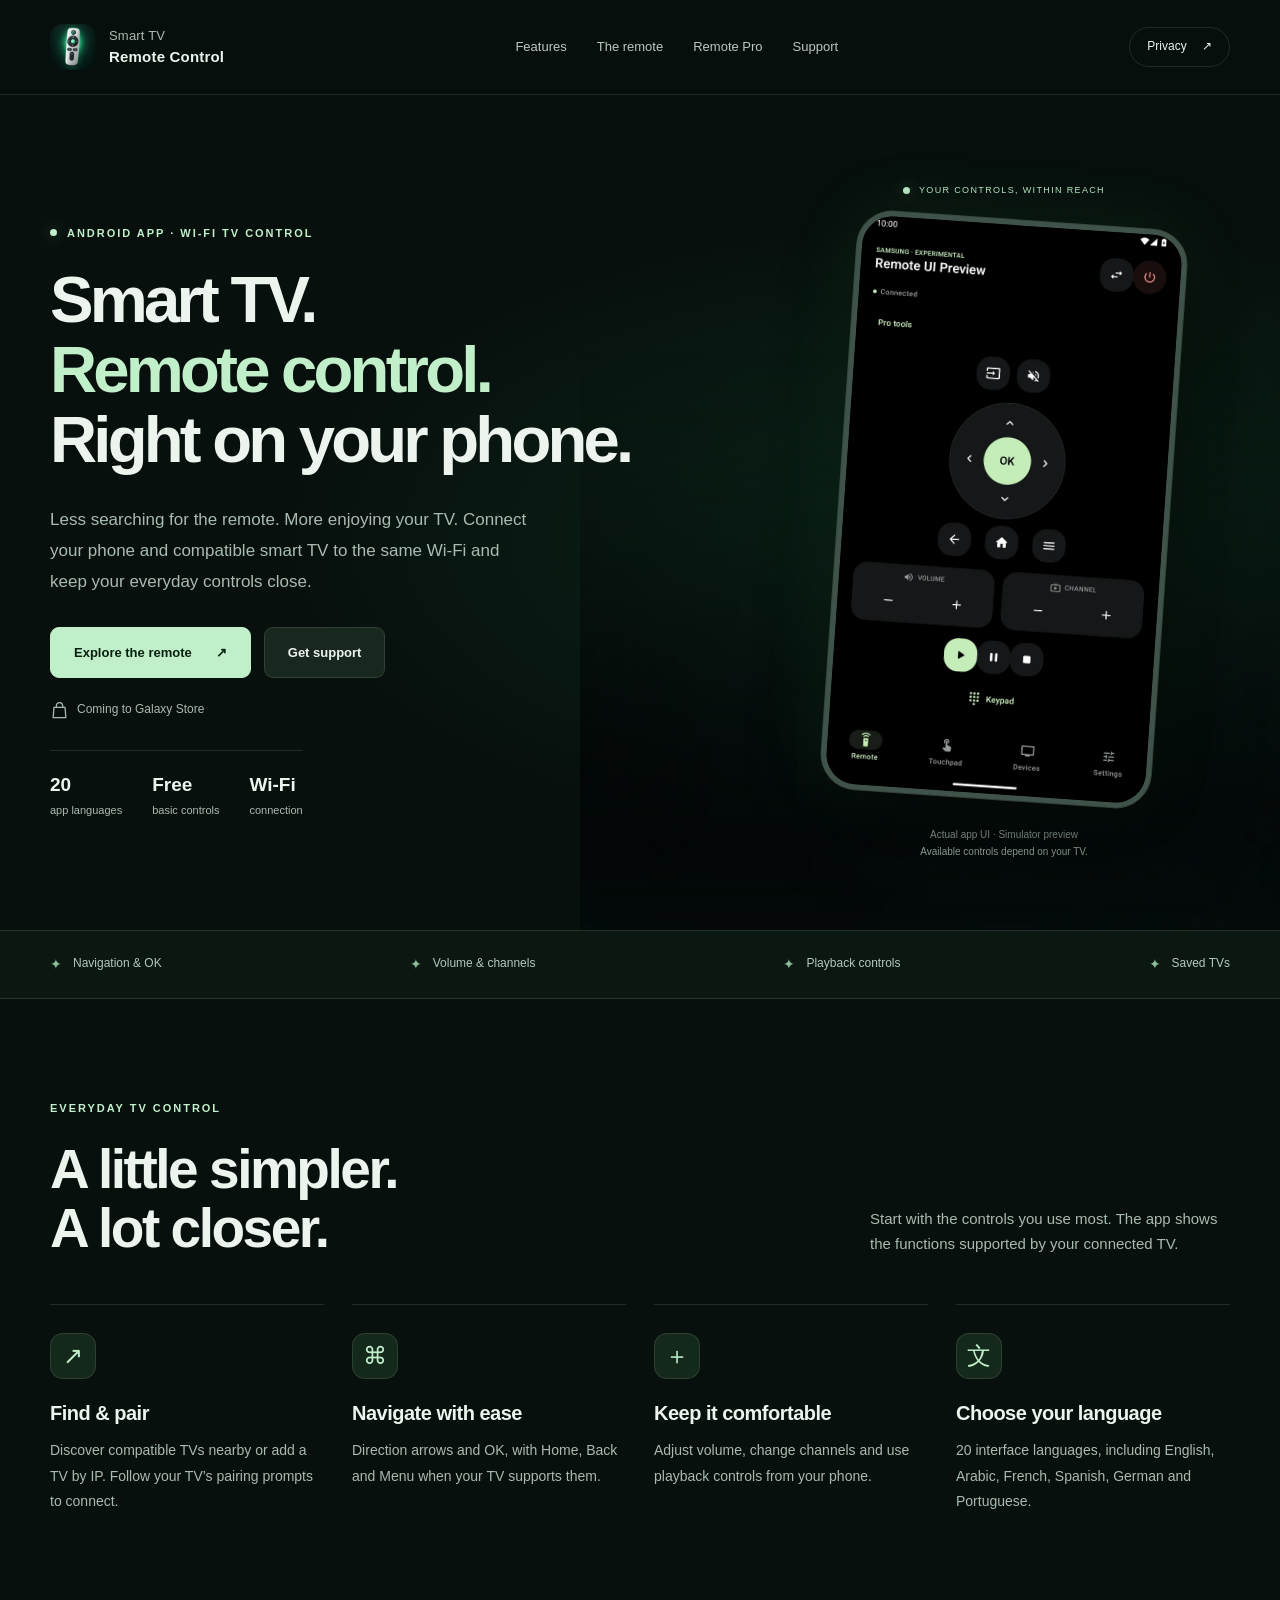
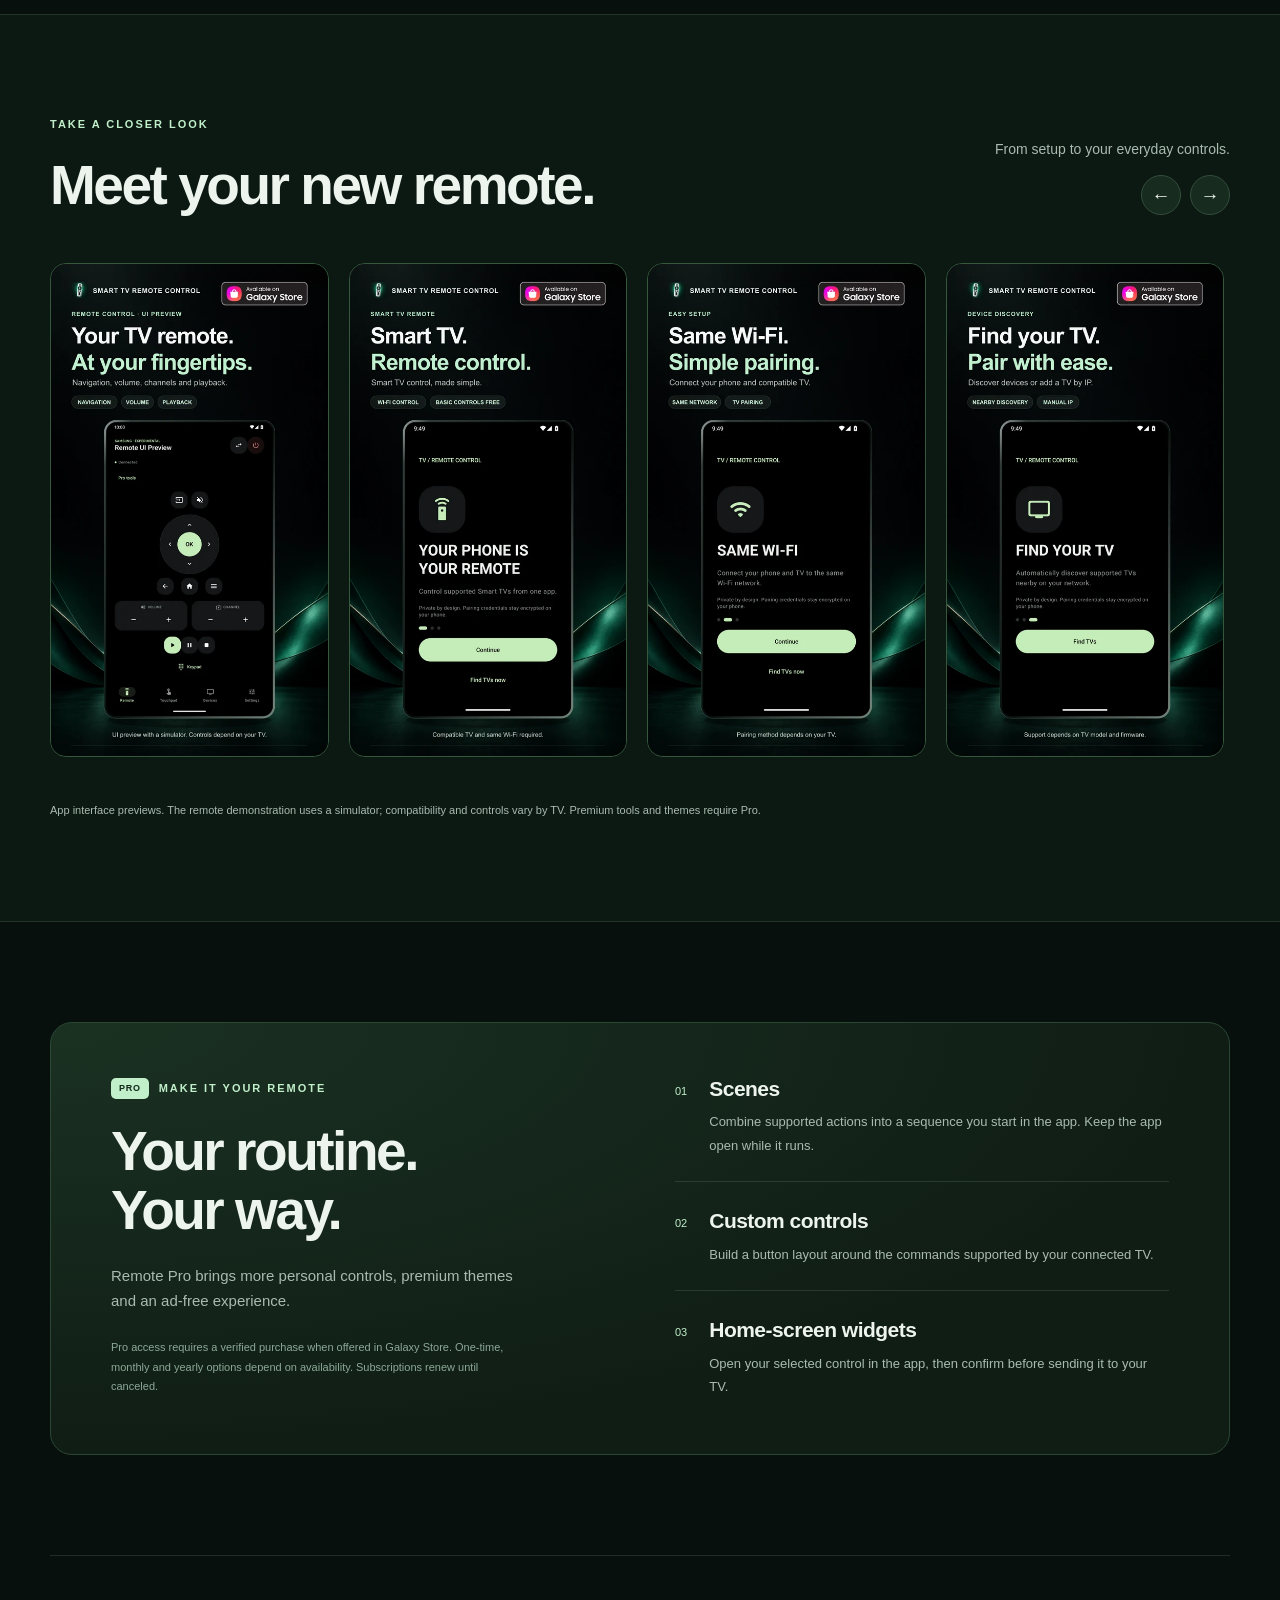
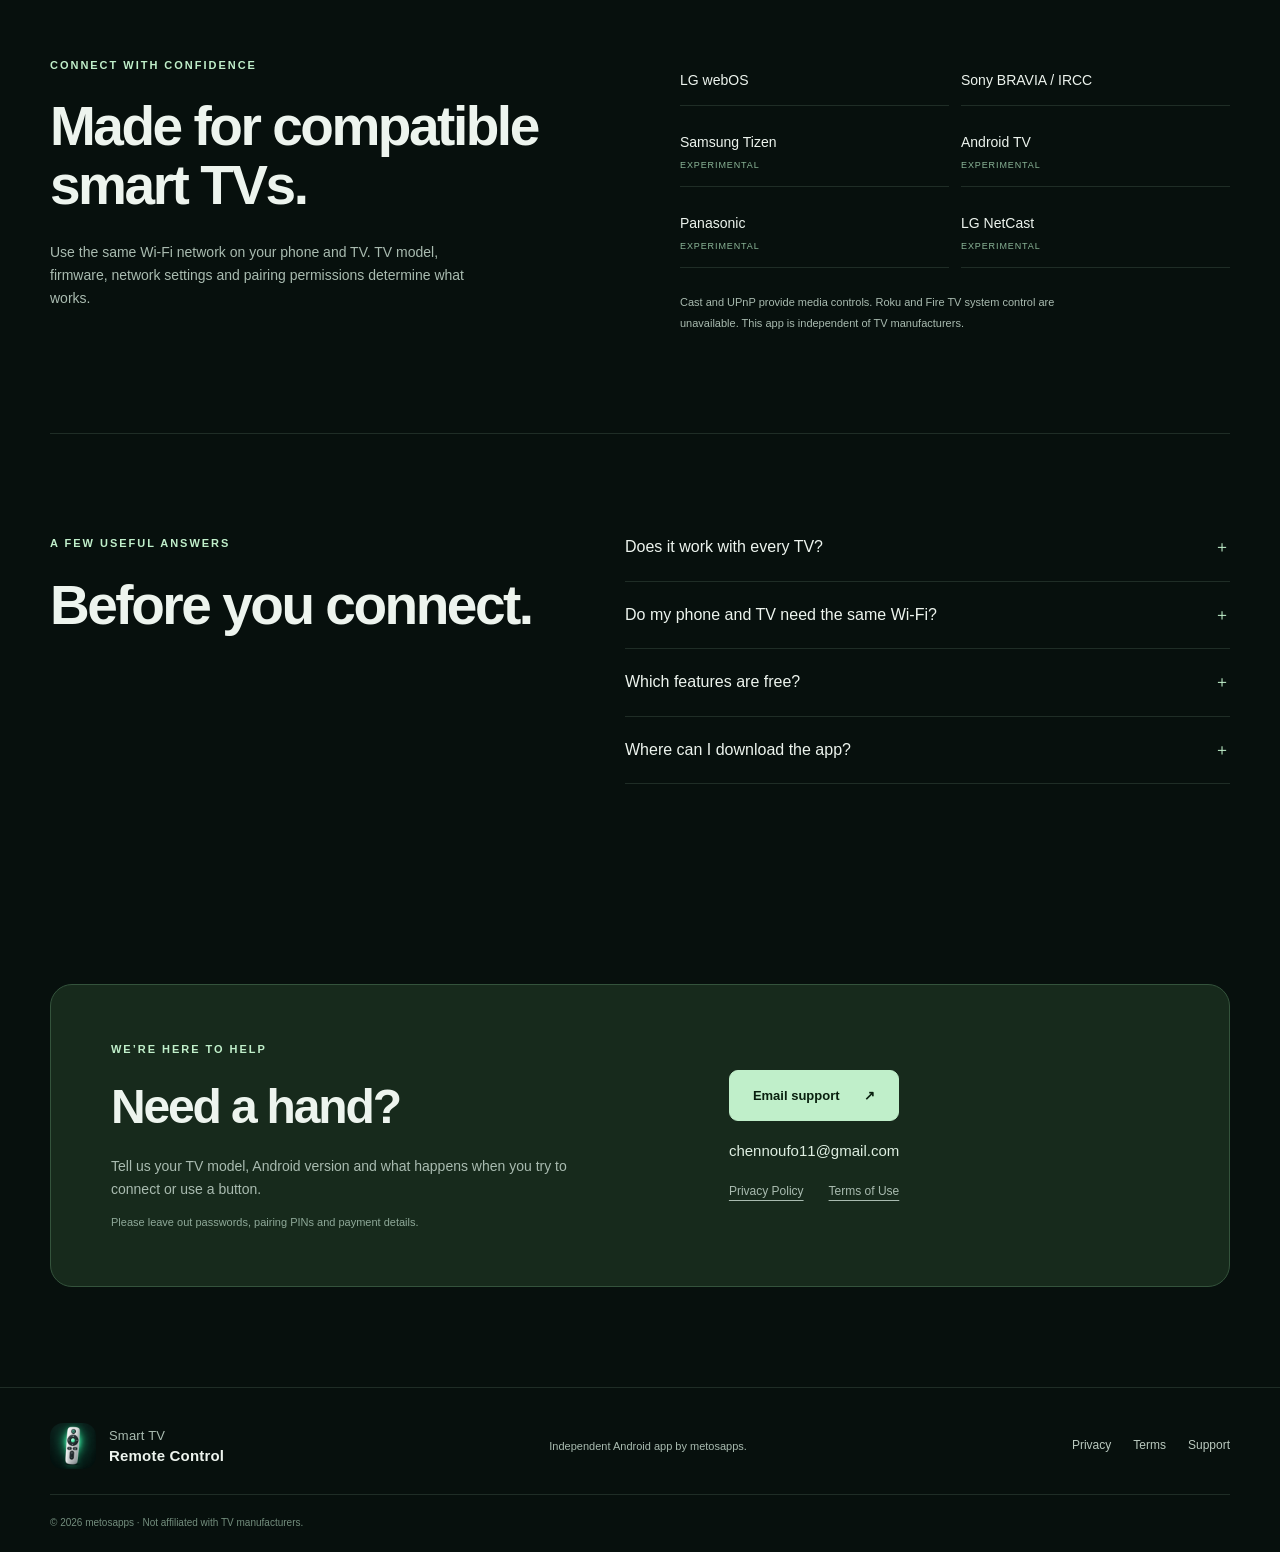
<file: index.html>
<!doctype html><html lang="en"><head><meta charset="utf-8"><meta name="viewport" content="width=device-width, initial-scale=1"><meta name="theme-color" content="#07120e"><title>Smart TV Remote Control — WiFi Remote for Android</title><meta name="description" content="Turn your Android phone into a WiFi remote for compatible smart TVs. Discover navigation, volume, playback, 20 app languages and Remote Pro tools."><link rel="canonical" href="https://metosapps.github.io/LumaRemoteGalaxyConfig/"><meta property="og:title" content="Smart TV Remote Control"><meta property="og:description" content="Your TV remote, right on your phone. WiFi control for compatible smart TVs, with 20 app languages and Remote Pro tools."><meta property="og:type" content="website"><meta property="og:url" content="https://metosapps.github.io/LumaRemoteGalaxyConfig/"><link rel="icon" type="image/png" href="assets/favicon.png"><link rel="stylesheet" href="style.css?v=landing-1"><script defer src="site.js"></script><script type="application/ld+json">{"@context":"https://schema.org","@type":"SoftwareApplication","name":"Smart TV Remote Control","operatingSystem":"Android","applicationCategory":"UtilitiesApplication","description":"WiFi remote control for compatible smart TVs, with 20 app languages and optional Pro tools.","url":"https://metosapps.github.io/LumaRemoteGalaxyConfig/","author":{"@type":"Organization","name":"metosapps"}}</script></head>
<body><a class="skip-link" href="#main">Skip to content</a><header class="site-header"><div class="container header-inner"><a class="brand" href="index.html" aria-label="Smart TV Remote Control home"><img src="assets/app-icon.webp" alt="" width="46" height="46"><span>Smart TV<br><strong>Remote Control</strong></span></a><nav aria-label="Main navigation"><a href="#features">Features</a><a href="#remote">The remote</a><a href="#pro">Remote Pro</a><a href="#support">Support</a></nav><a class="header-link" href="privacy.html">Privacy <span aria-hidden="true">↗</span></a></div></header><main id="main">
<section class="hero" aria-labelledby="hero-title"><div class="hero-glow" aria-hidden="true"></div><div class="container hero-grid"><div class="hero-copy"><p class="eyebrow"><span class="status-dot" aria-hidden="true"></span> ANDROID APP · WI-FI TV CONTROL</p><h1 id="hero-title">Smart TV.<br><span>Remote control.</span><br>Right on your phone.</h1><p class="hero-description">Less searching for the remote. More enjoying your TV. Connect your phone and compatible smart TV to the same Wi-Fi and keep your everyday controls close.</p><div class="hero-actions"><a class="button primary" href="#remote">Explore the remote <span aria-hidden="true">↗</span></a><a class="button secondary" href="#support">Get support</a></div><p class="release-status"><svg viewBox="0 0 24 24" width="19" height="19" aria-hidden="true"><path d="M5 8h14l1 13H4L5 8Z M8 8V6a4 4 0 0 1 8 0v2" fill="none" stroke="currentColor" stroke-width="1.6" stroke-linejoin="round"/></svg> Coming to Galaxy Store</p><div class="hero-facts"><span><strong>20</strong> app languages</span><span><strong>Free</strong> basic controls</span><span><strong>Wi-Fi</strong> connection</span></div></div><figure class="hero-visual"><div class="orbit-label"><span class="status-dot" aria-hidden="true"></span> YOUR CONTROLS, WITHIN REACH</div><div class="device"><img src="assets/remote-interface.webp" alt="Remote interface preview showing direction arrows, OK, Home, Back, volume, channels and playback controls" width="720" height="1280" fetchpriority="high"></div><figcaption>Actual app UI · Simulator preview<br>Available controls depend on your TV.</figcaption></figure></div></section>
<div class="trust-strip"><div class="container"><span>Navigation &amp; OK</span><span>Volume &amp; channels</span><span>Playback controls</span><span>Saved TVs</span></div></div>
<section class="section container" id="features" aria-labelledby="features-title"><div class="section-heading"><div><p class="eyebrow">EVERYDAY TV CONTROL</p><h2 id="features-title">A little simpler.<br>A lot closer.</h2></div><p>Start with the controls you use most. The app shows the functions supported by your connected TV.</p></div><div class="feature-grid"><article class="feature"><span class="feature-icon" aria-hidden="true">↗</span><h3>Find &amp; pair</h3><p>Discover compatible TVs nearby or add a TV by IP. Follow your TV’s pairing prompts to connect.</p></article><article class="feature"><span class="feature-icon" aria-hidden="true">⌘</span><h3>Navigate with ease</h3><p>Direction arrows and OK, with Home, Back and Menu when your TV supports them.</p></article><article class="feature"><span class="feature-icon" aria-hidden="true">＋</span><h3>Keep it comfortable</h3><p>Adjust volume, change channels and use playback controls from your phone.</p></article><article class="feature"><span class="feature-icon" aria-hidden="true">文</span><h3>Choose your language</h3><p>20 interface languages, including English, Arabic, French, Spanish, German and Portuguese.</p></article></div></section><section class="showcase section" id="remote" aria-labelledby="remote-title"><div class="container"><div class="section-heading"><div><p class="eyebrow">TAKE A CLOSER LOOK</p><h2 id="remote-title">Meet your new remote.</h2></div><div class="gallery-heading-end"><p>From setup to your everyday controls.</p><div class="gallery-buttons" hidden><button type="button" data-gallery="previous" aria-label="Previous app screenshots">←</button><button type="button" data-gallery="next" aria-label="Next app screenshots">→</button></div></div></div><div class="gallery" tabindex="0" role="region" aria-label="App screenshot gallery. Scroll horizontally to see all seven images."><a href="assets/07-remote-control-interface.webp" target="_blank" rel="noopener" aria-label="Open Remote control preview with arrows, OK, volume, channels and playback"><img src="assets/07-remote-control-interface.webp" alt="Remote control preview with arrows, OK, volume, channels and playback" width="540" height="960" loading="lazy"></a><a href="assets/01-smart-tv-remote-control.webp" target="_blank" rel="noopener" aria-label="Open Smart TV Remote Control app introduction"><img src="assets/01-smart-tv-remote-control.webp" alt="Smart TV Remote Control app introduction" width="540" height="960" loading="lazy"></a><a href="assets/02-simple-wifi-setup.webp" target="_blank" rel="noopener" aria-label="Open Connect your phone and compatible TV to the same WiFi network"><img src="assets/02-simple-wifi-setup.webp" alt="Connect your phone and compatible TV to the same WiFi network" width="540" height="960" loading="lazy"></a><a href="assets/03-find-your-tv.webp" target="_blank" rel="noopener" aria-label="Open Find your TV and pair with ease"><img src="assets/03-find-your-tv.webp" alt="Find your TV and pair with ease" width="540" height="960" loading="lazy"></a><a href="assets/04-twenty-languages.webp" target="_blank" rel="noopener" aria-label="Open App language picker with 20 supported interface languages"><img src="assets/04-twenty-languages.webp" alt="App language picker with 20 supported interface languages" width="540" height="960" loading="lazy"></a><a href="assets/05-remote-pro-tools.webp" target="_blank" rel="noopener" aria-label="Open Remote Pro tools preview for scenes, custom controls and home-screen widgets"><img src="assets/05-remote-pro-tools.webp" alt="Remote Pro tools preview for scenes, custom controls and home-screen widgets" width="540" height="960" loading="lazy"></a><a href="assets/06-choose-your-look.webp" target="_blank" rel="noopener" aria-label="Open Dark, light and optional premium app themes"><img src="assets/06-choose-your-look.webp" alt="Dark, light and optional premium app themes" width="540" height="960" loading="lazy"></a></div><p class="gallery-note">App interface previews. The remote demonstration uses a simulator; compatibility and controls vary by TV. Premium tools and themes require Pro.</p></div></section>
<section class="section container" id="pro" aria-labelledby="pro-title"><div class="pro-panel"><div class="pro-intro"><p class="eyebrow"><span class="pro-pill">PRO</span> MAKE IT YOUR REMOTE</p><h2 id="pro-title">Your routine.<br>Your way.</h2><p>Remote Pro brings more personal controls, premium themes and an ad-free experience.</p><p class="pro-availability">Pro access requires a verified purchase when offered in Galaxy Store. One-time, monthly and yearly options depend on availability. Subscriptions renew until canceled.</p></div><div class="pro-features"><article><span>01</span><div><h3>Scenes</h3><p>Combine supported actions into a sequence you start in the app. Keep the app open while it runs.</p></div></article><article><span>02</span><div><h3>Custom controls</h3><p>Build a button layout around the commands supported by your connected TV.</p></div></article><article><span>03</span><div><h3>Home-screen widgets</h3><p>Open your selected control in the app, then confirm before sending it to your TV.</p></div></article></div></div></section>
<section class="section container compatibility" aria-labelledby="compatibility-title"><div><p class="eyebrow">CONNECT WITH CONFIDENCE</p><h2 id="compatibility-title">Made for compatible<br>smart TVs.</h2><p>Use the same Wi-Fi network on your phone and TV. TV model, firmware, network settings and pairing permissions determine what works.</p></div><div class="compatibility-list"><span>LG webOS</span><span>Sony BRAVIA / IRCC</span><span>Samsung Tizen <small>Experimental</small></span><span>Android TV <small>Experimental</small></span><span>Panasonic <small>Experimental</small></span><span>LG NetCast <small>Experimental</small></span><p>Cast and UPnP provide media controls. Roku and Fire TV system control are unavailable. This app is independent of TV manufacturers.</p></div></section>
<section class="section container faq-section" aria-labelledby="faq-title"><div><p class="eyebrow">A FEW USEFUL ANSWERS</p><h2 id="faq-title">Before you connect.</h2></div><div class="faq"><details><summary>Does it work with every TV?</summary><p>Compatibility depends on your TV model, firmware and exposed network services. Some integrations are experimental. The available buttons adapt to your TV’s supported controls.</p></details><details><summary>Do my phone and TV need the same Wi-Fi?</summary><p>Yes. Connect both devices to the same local network, enable network control on the TV when needed and approve the pairing request. Guest networks or device isolation can prevent discovery.</p></details><details><summary>Which features are free?</summary><p>Basic remote controls remain free when supported by your TV. Pro is required for saving and running scenes, custom layouts, home-screen widgets, premium themes and removing ads.</p></details><details><summary>Where can I download the app?</summary><p>The Galaxy Store release is being prepared. The download link will be added here when the app is available. For release or compatibility questions, contact support.</p></details></div></section>
<section class="section container" id="support" aria-labelledby="support-title"><div class="support-panel"><div><p class="eyebrow">WE’RE HERE TO HELP</p><h2 id="support-title">Need a hand?</h2><p>Tell us your TV model, Android version and what happens when you try to connect or use a button.</p><p class="support-note">Please leave out passwords, pairing PINs and payment details.</p></div><div class="support-actions"><a class="button primary" href="mailto:chennoufo11@gmail.com?subject=Smart%20TV%20Remote%20Control%20Support">Email support <span aria-hidden="true">↗</span></a><a class="support-email" href="mailto:chennoufo11@gmail.com">chennoufo11@gmail.com</a><div class="policy-links"><a href="privacy.html">Privacy Policy</a><a href="terms.html">Terms of Use</a></div></div></div></section></main>
<footer class="site-footer"><div class="container footer-inner"><a class="brand" href="index.html" aria-label="Smart TV Remote Control home"><img src="assets/app-icon.webp" alt="" width="46" height="46"><span>Smart TV<br><strong>Remote Control</strong></span></a><p>Independent Android app by metosapps.</p><nav aria-label="Footer navigation"><a href="privacy.html">Privacy</a><a href="terms.html">Terms</a><a href="#support">Support</a></nav></div><div class="container footer-bottom">© 2026 metosapps · Not affiliated with TV manufacturers.</div></footer></body></html>
</file>
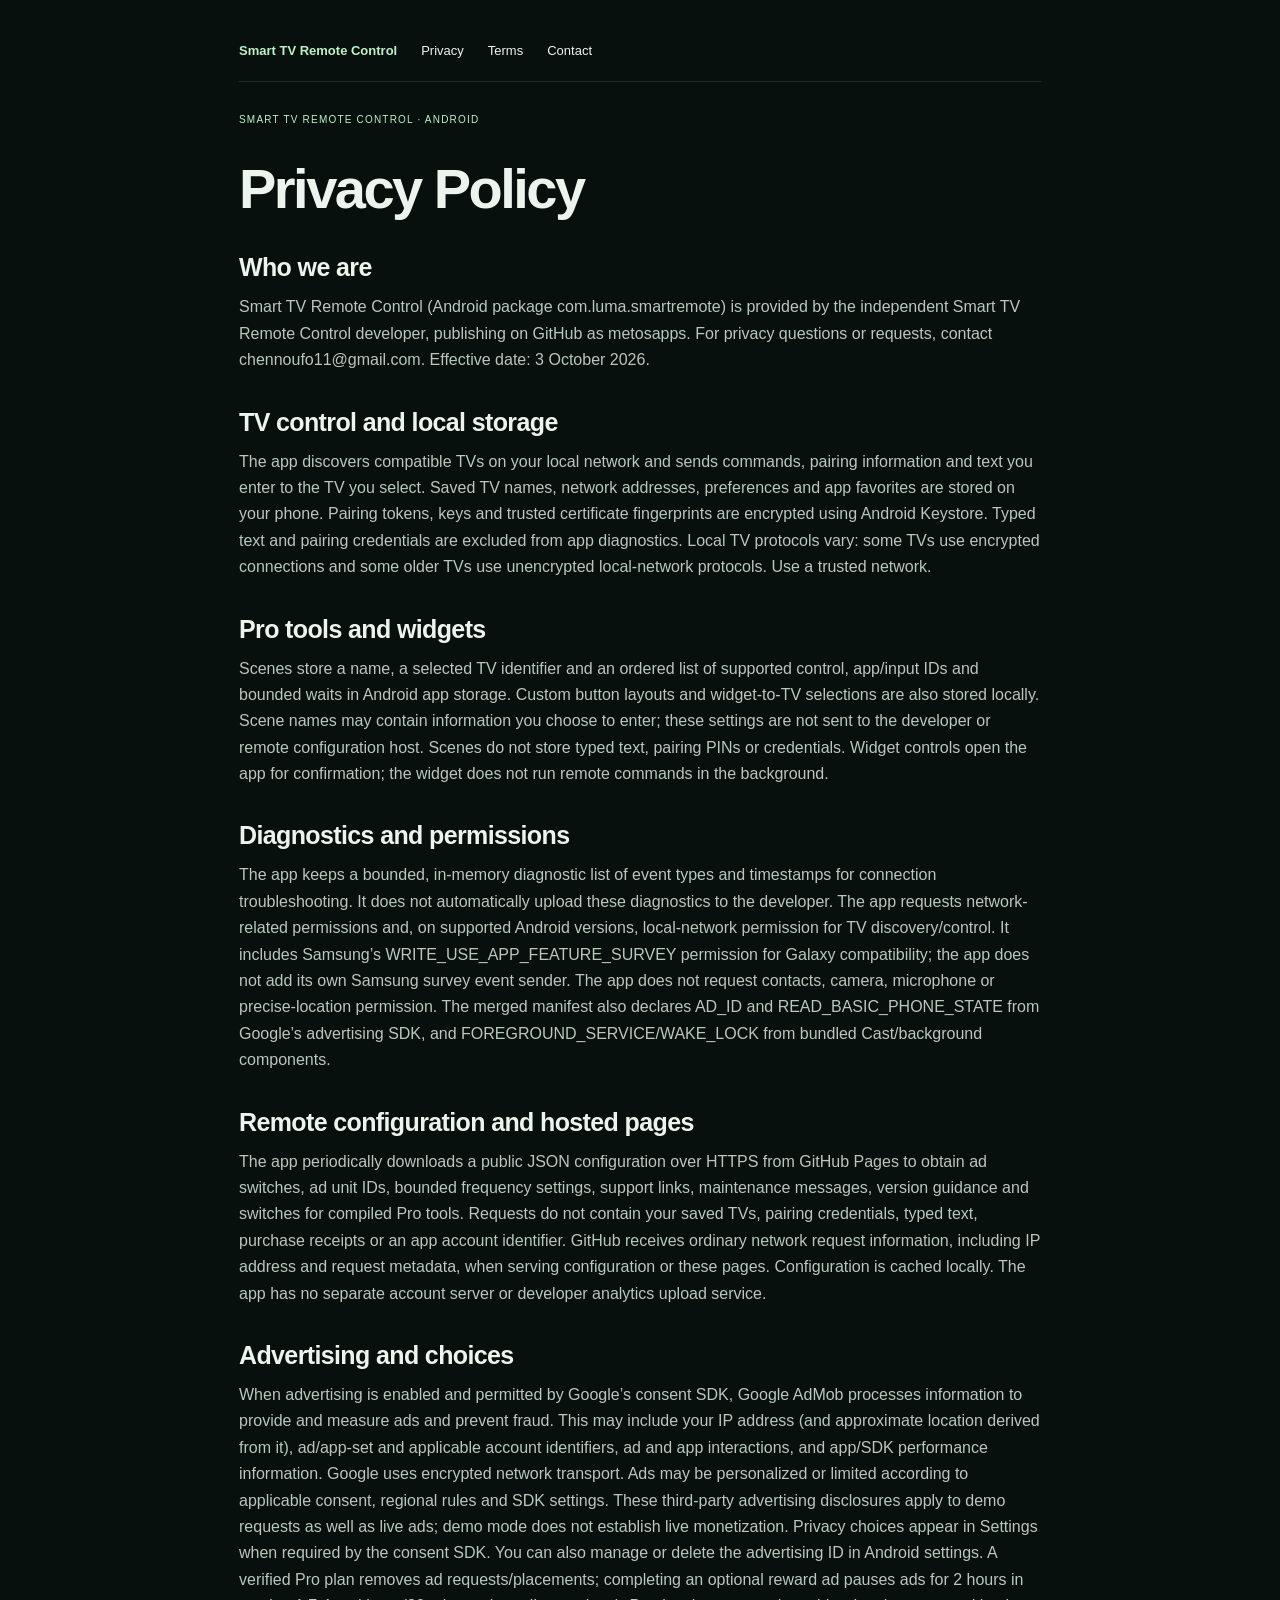
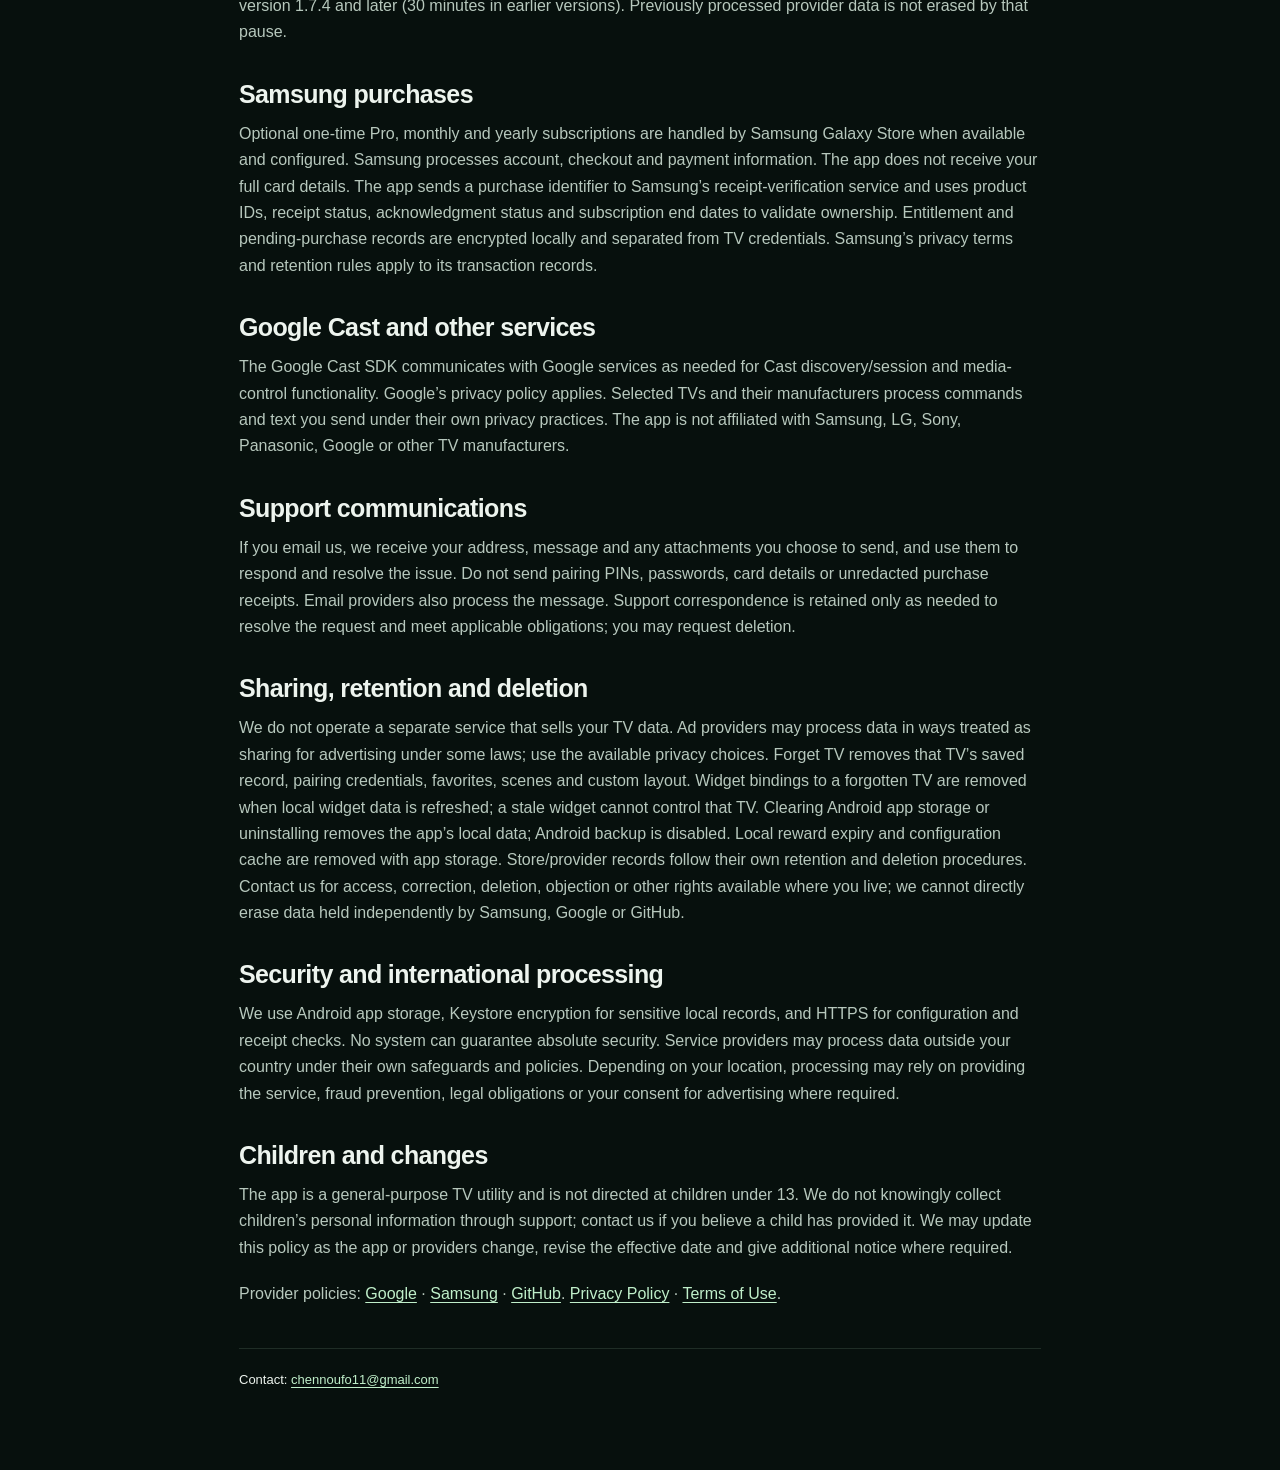
<file: privacy.html>
<!doctype html><html lang="en"><head><meta charset="utf-8"><meta name="viewport" content="width=device-width,initial-scale=1"><title>Privacy Policy — Smart TV Remote Control</title><link rel="icon" type="image/png" href="assets/favicon.png"><link rel="stylesheet" href="style.css?v=landing-1"></head><body class="policy"><main><nav><a href="index.html">Smart TV Remote Control</a><a href="privacy.html">Privacy</a><a href="terms.html">Terms</a><a href="mailto:chennoufo11@gmail.com">Contact</a></nav><p class="tag">SMART TV REMOTE CONTROL · ANDROID</p><h1>Privacy Policy</h1><section><h2>Who we are</h2><p>Smart TV Remote Control (Android package com.luma.smartremote) is provided by the independent Smart TV Remote Control developer, publishing on GitHub as metosapps. For privacy questions or requests, contact chennoufo11@gmail.com. Effective date: 3 October 2026.</p></section><section><h2>TV control and local storage</h2><p>The app discovers compatible TVs on your local network and sends commands, pairing information and text you enter to the TV you select. Saved TV names, network addresses, preferences and app favorites are stored on your phone. Pairing tokens, keys and trusted certificate fingerprints are encrypted using Android Keystore. Typed text and pairing credentials are excluded from app diagnostics. Local TV protocols vary: some TVs use encrypted connections and some older TVs use unencrypted local-network protocols. Use a trusted network.</p></section><section><h2>Pro tools and widgets</h2><p>Scenes store a name, a selected TV identifier and an ordered list of supported control, app/input IDs and bounded waits in Android app storage. Custom button layouts and widget-to-TV selections are also stored locally. Scene names may contain information you choose to enter; these settings are not sent to the developer or remote configuration host. Scenes do not store typed text, pairing PINs or credentials. Widget controls open the app for confirmation; the widget does not run remote commands in the background.</p></section><section><h2>Diagnostics and permissions</h2><p>The app keeps a bounded, in-memory diagnostic list of event types and timestamps for connection troubleshooting. It does not automatically upload these diagnostics to the developer. The app requests network-related permissions and, on supported Android versions, local-network permission for TV discovery/control. It includes Samsung’s WRITE_USE_APP_FEATURE_SURVEY permission for Galaxy compatibility; the app does not add its own Samsung survey event sender. The app does not request contacts, camera, microphone or precise-location permission. The merged manifest also declares AD_ID and READ_BASIC_PHONE_STATE from Google’s advertising SDK, and FOREGROUND_SERVICE/WAKE_LOCK from bundled Cast/background components.</p></section><section><h2>Remote configuration and hosted pages</h2><p>The app periodically downloads a public JSON configuration over HTTPS from GitHub Pages to obtain ad switches, ad unit IDs, bounded frequency settings, support links, maintenance messages, version guidance and switches for compiled Pro tools. Requests do not contain your saved TVs, pairing credentials, typed text, purchase receipts or an app account identifier. GitHub receives ordinary network request information, including IP address and request metadata, when serving configuration or these pages. Configuration is cached locally. The app has no separate account server or developer analytics upload service.</p></section><section><h2>Advertising and choices</h2><p>When advertising is enabled and permitted by Google’s consent SDK, Google AdMob processes information to provide and measure ads and prevent fraud. This may include your IP address (and approximate location derived from it), ad/app-set and applicable account identifiers, ad and app interactions, and app/SDK performance information. Google uses encrypted network transport. Ads may be personalized or limited according to applicable consent, regional rules and SDK settings. These third-party advertising disclosures apply to demo requests as well as live ads; demo mode does not establish live monetization. Privacy choices appear in Settings when required by the consent SDK. You can also manage or delete the advertising ID in Android settings. A verified Pro plan removes ad requests/placements; completing an optional reward ad pauses ads for 2 hours in version 1.7.4 and later (30 minutes in earlier versions). Previously processed provider data is not erased by that pause.</p></section><section><h2>Samsung purchases</h2><p>Optional one-time Pro, monthly and yearly subscriptions are handled by Samsung Galaxy Store when available and configured. Samsung processes account, checkout and payment information. The app does not receive your full card details. The app sends a purchase identifier to Samsung’s receipt-verification service and uses product IDs, receipt status, acknowledgment status and subscription end dates to validate ownership. Entitlement and pending-purchase records are encrypted locally and separated from TV credentials. Samsung’s privacy terms and retention rules apply to its transaction records.</p></section><section><h2>Google Cast and other services</h2><p>The Google Cast SDK communicates with Google services as needed for Cast discovery/session and media-control functionality. Google’s privacy policy applies. Selected TVs and their manufacturers process commands and text you send under their own privacy practices. The app is not affiliated with Samsung, LG, Sony, Panasonic, Google or other TV manufacturers.</p></section><section><h2>Support communications</h2><p>If you email us, we receive your address, message and any attachments you choose to send, and use them to respond and resolve the issue. Do not send pairing PINs, passwords, card details or unredacted purchase receipts. Email providers also process the message. Support correspondence is retained only as needed to resolve the request and meet applicable obligations; you may request deletion.</p></section><section><h2>Sharing, retention and deletion</h2><p>We do not operate a separate service that sells your TV data. Ad providers may process data in ways treated as sharing for advertising under some laws; use the available privacy choices. Forget TV removes that TV’s saved record, pairing credentials, favorites, scenes and custom layout. Widget bindings to a forgotten TV are removed when local widget data is refreshed; a stale widget cannot control that TV. Clearing Android app storage or uninstalling removes the app’s local data; Android backup is disabled. Local reward expiry and configuration cache are removed with app storage. Store/provider records follow their own retention and deletion procedures. Contact us for access, correction, deletion, objection or other rights available where you live; we cannot directly erase data held independently by Samsung, Google or GitHub.</p></section><section><h2>Security and international processing</h2><p>We use Android app storage, Keystore encryption for sensitive local records, and HTTPS for configuration and receipt checks. No system can guarantee absolute security. Service providers may process data outside your country under their own safeguards and policies. Depending on your location, processing may rely on providing the service, fraud prevention, legal obligations or your consent for advertising where required.</p></section><section><h2>Children and changes</h2><p>The app is a general-purpose TV utility and is not directed at children under 13. We do not knowingly collect children’s personal information through support; contact us if you believe a child has provided it. We may update this policy as the app or providers change, revise the effective date and give additional notice where required.</p></section><p>Provider policies: <a href="https://policies.google.com/privacy">Google</a> · <a href="https://account.samsung.com/membership/terms/privacypolicy">Samsung</a> · <a href="https://docs.github.com/en/site-policy/privacy-policies/github-general-privacy-statement">GitHub</a>. <a href="privacy.html">Privacy Policy</a> · <a href="terms.html">Terms of Use</a>.</p><footer>Contact: <a href="mailto:chennoufo11@gmail.com">chennoufo11@gmail.com</a></footer></main></body></html>
</file>
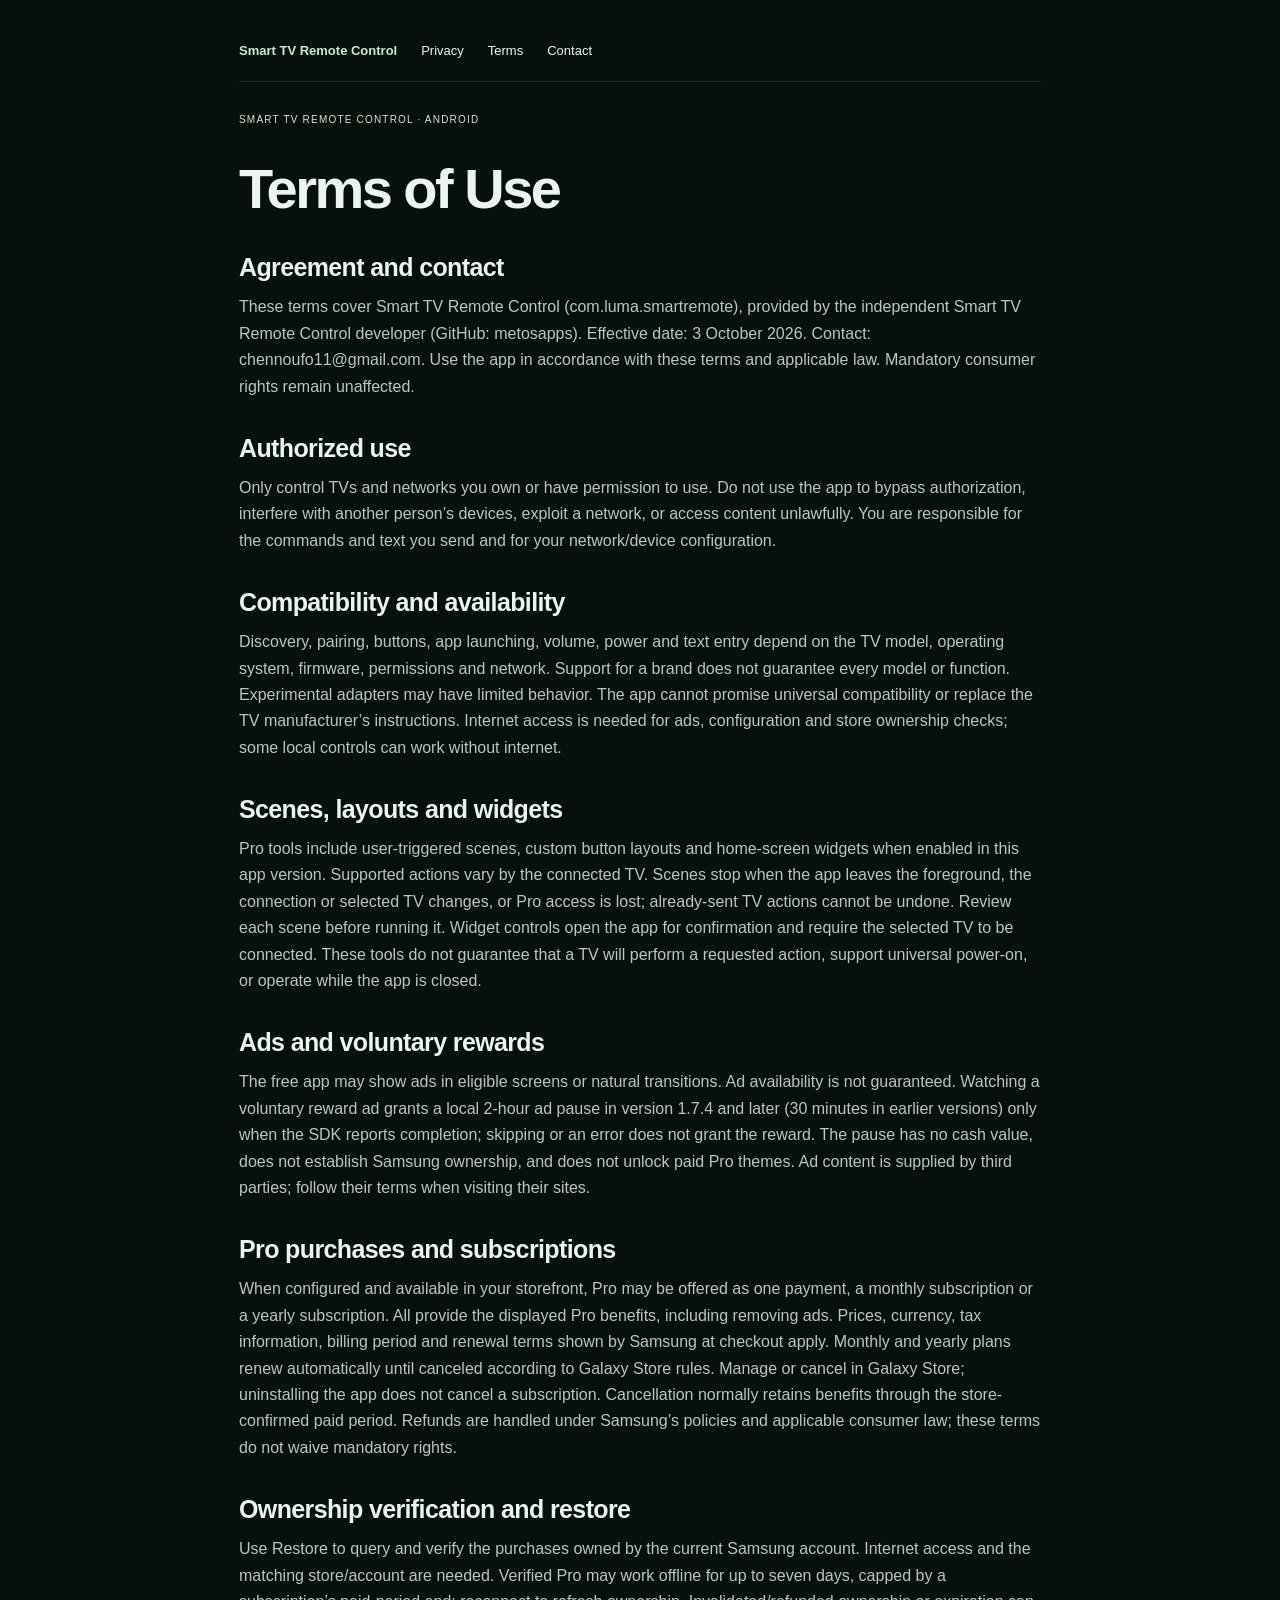
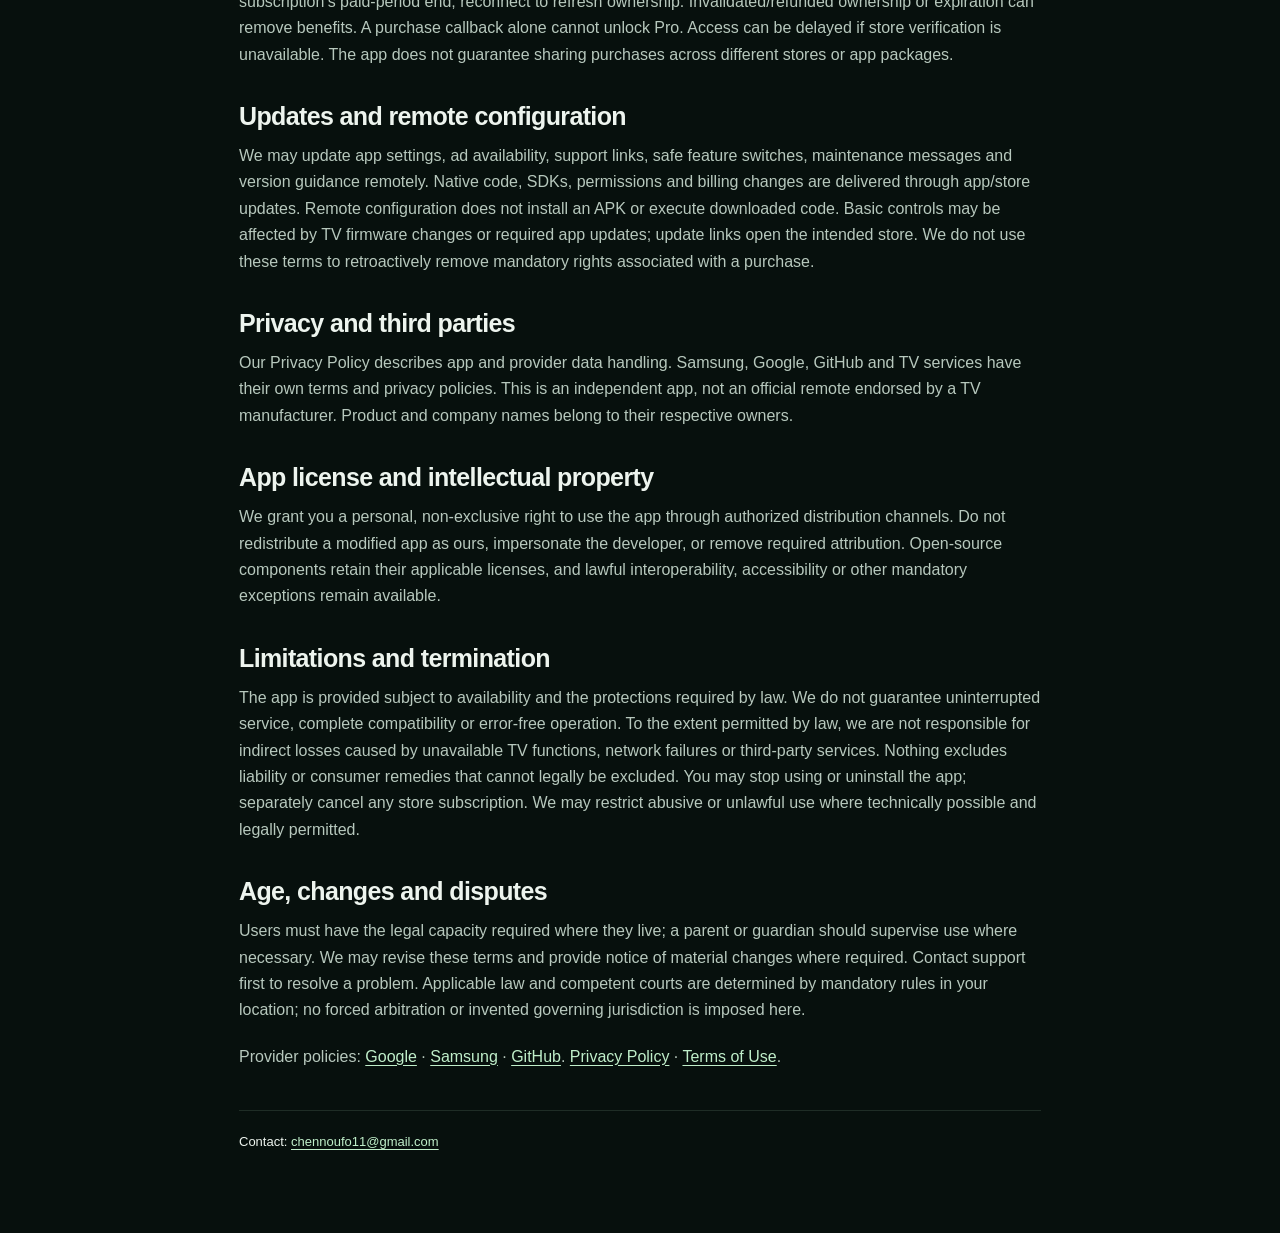
<file: terms.html>
<!doctype html><html lang="en"><head><meta charset="utf-8"><meta name="viewport" content="width=device-width,initial-scale=1"><title>Terms of Use — Smart TV Remote Control</title><link rel="icon" type="image/png" href="assets/favicon.png"><link rel="stylesheet" href="style.css?v=landing-1"></head><body class="policy"><main><nav><a href="index.html">Smart TV Remote Control</a><a href="privacy.html">Privacy</a><a href="terms.html">Terms</a><a href="mailto:chennoufo11@gmail.com">Contact</a></nav><p class="tag">SMART TV REMOTE CONTROL · ANDROID</p><h1>Terms of Use</h1><section><h2>Agreement and contact</h2><p>These terms cover Smart TV Remote Control (com.luma.smartremote), provided by the independent Smart TV Remote Control developer (GitHub: metosapps). Effective date: 3 October 2026. Contact: chennoufo11@gmail.com. Use the app in accordance with these terms and applicable law. Mandatory consumer rights remain unaffected.</p></section><section><h2>Authorized use</h2><p>Only control TVs and networks you own or have permission to use. Do not use the app to bypass authorization, interfere with another person’s devices, exploit a network, or access content unlawfully. You are responsible for the commands and text you send and for your network/device configuration.</p></section><section><h2>Compatibility and availability</h2><p>Discovery, pairing, buttons, app launching, volume, power and text entry depend on the TV model, operating system, firmware, permissions and network. Support for a brand does not guarantee every model or function. Experimental adapters may have limited behavior. The app cannot promise universal compatibility or replace the TV manufacturer’s instructions. Internet access is needed for ads, configuration and store ownership checks; some local controls can work without internet.</p></section><section><h2>Scenes, layouts and widgets</h2><p>Pro tools include user-triggered scenes, custom button layouts and home-screen widgets when enabled in this app version. Supported actions vary by the connected TV. Scenes stop when the app leaves the foreground, the connection or selected TV changes, or Pro access is lost; already-sent TV actions cannot be undone. Review each scene before running it. Widget controls open the app for confirmation and require the selected TV to be connected. These tools do not guarantee that a TV will perform a requested action, support universal power-on, or operate while the app is closed.</p></section><section><h2>Ads and voluntary rewards</h2><p>The free app may show ads in eligible screens or natural transitions. Ad availability is not guaranteed. Watching a voluntary reward ad grants a local 2-hour ad pause in version 1.7.4 and later (30 minutes in earlier versions) only when the SDK reports completion; skipping or an error does not grant the reward. The pause has no cash value, does not establish Samsung ownership, and does not unlock paid Pro themes. Ad content is supplied by third parties; follow their terms when visiting their sites.</p></section><section><h2>Pro purchases and subscriptions</h2><p>When configured and available in your storefront, Pro may be offered as one payment, a monthly subscription or a yearly subscription. All provide the displayed Pro benefits, including removing ads. Prices, currency, tax information, billing period and renewal terms shown by Samsung at checkout apply. Monthly and yearly plans renew automatically until canceled according to Galaxy Store rules. Manage or cancel in Galaxy Store; uninstalling the app does not cancel a subscription. Cancellation normally retains benefits through the store-confirmed paid period. Refunds are handled under Samsung’s policies and applicable consumer law; these terms do not waive mandatory rights.</p></section><section><h2>Ownership verification and restore</h2><p>Use Restore to query and verify the purchases owned by the current Samsung account. Internet access and the matching store/account are needed. Verified Pro may work offline for up to seven days, capped by a subscription’s paid-period end; reconnect to refresh ownership. Invalidated/refunded ownership or expiration can remove benefits. A purchase callback alone cannot unlock Pro. Access can be delayed if store verification is unavailable. The app does not guarantee sharing purchases across different stores or app packages.</p></section><section><h2>Updates and remote configuration</h2><p>We may update app settings, ad availability, support links, safe feature switches, maintenance messages and version guidance remotely. Native code, SDKs, permissions and billing changes are delivered through app/store updates. Remote configuration does not install an APK or execute downloaded code. Basic controls may be affected by TV firmware changes or required app updates; update links open the intended store. We do not use these terms to retroactively remove mandatory rights associated with a purchase.</p></section><section><h2>Privacy and third parties</h2><p>Our Privacy Policy describes app and provider data handling. Samsung, Google, GitHub and TV services have their own terms and privacy policies. This is an independent app, not an official remote endorsed by a TV manufacturer. Product and company names belong to their respective owners.</p></section><section><h2>App license and intellectual property</h2><p>We grant you a personal, non-exclusive right to use the app through authorized distribution channels. Do not redistribute a modified app as ours, impersonate the developer, or remove required attribution. Open-source components retain their applicable licenses, and lawful interoperability, accessibility or other mandatory exceptions remain available.</p></section><section><h2>Limitations and termination</h2><p>The app is provided subject to availability and the protections required by law. We do not guarantee uninterrupted service, complete compatibility or error-free operation. To the extent permitted by law, we are not responsible for indirect losses caused by unavailable TV functions, network failures or third-party services. Nothing excludes liability or consumer remedies that cannot legally be excluded. You may stop using or uninstall the app; separately cancel any store subscription. We may restrict abusive or unlawful use where technically possible and legally permitted.</p></section><section><h2>Age, changes and disputes</h2><p>Users must have the legal capacity required where they live; a parent or guardian should supervise use where necessary. We may revise these terms and provide notice of material changes where required. Contact support first to resolve a problem. Applicable law and competent courts are determined by mandatory rules in your location; no forced arbitration or invented governing jurisdiction is imposed here.</p></section><p>Provider policies: <a href="https://policies.google.com/privacy">Google</a> · <a href="https://account.samsung.com/membership/terms/privacypolicy">Samsung</a> · <a href="https://docs.github.com/en/site-policy/privacy-policies/github-general-privacy-statement">GitHub</a>. <a href="privacy.html">Privacy Policy</a> · <a href="terms.html">Terms of Use</a>.</p><footer>Contact: <a href="mailto:chennoufo11@gmail.com">chennoufo11@gmail.com</a></footer></main></body></html>
</file>
<file: style.css>
:root{color-scheme:dark;--bg:#07100d;--surface:#111d17;--text:#edf4ee;--muted:#a9bbb0;--mint:#c0efca;--line:rgba(179,216,191,.14);--max:1180px}*{box-sizing:border-box}html{scroll-behavior:smooth;scroll-padding-top:105px}body{margin:0;background:var(--bg);color:var(--text);font:16px/1.65 -apple-system,BlinkMacSystemFont,"Segoe UI",Arial,sans-serif}img{display:block;max-width:100%;height:auto}a{color:inherit;text-decoration:none}button{font:inherit;color:inherit}a,button,summary{-webkit-tap-highlight-color:transparent}a:focus-visible,button:focus-visible,summary:focus-visible,[tabindex]:focus-visible{outline:2px solid var(--mint);outline-offset:6px}p{color:var(--muted);margin:0 0 20px}h1,h2,h3{margin:0;color:var(--text);font-weight:650;letter-spacing:-.045em;line-height:1.08}h2{font-size:clamp(35px,4.4vw,55px)}h3{font-size:23px;letter-spacing:-.025em}.container{width:min(var(--max),calc(100% - 64px));margin-inline:auto}.section{padding-block:100px}.eyebrow{font-size:11px;font-weight:700;letter-spacing:.18em;color:var(--mint);margin:0 0 23px;display:flex;gap:10px;align-items:center}.status-dot{display:inline-block;width:7px;height:7px;border-radius:50%;background:var(--mint);box-shadow:0 0 14px #c0efca55}.skip-link{position:fixed;top:-100px;left:20px;z-index:20;background:var(--mint);color:var(--bg);padding:12px 18px}.skip-link:focus{top:12px}.site-header{position:sticky;top:0;z-index:10;border-bottom:1px solid var(--line);background:rgba(7,16,13,.9);backdrop-filter:blur(18px)}.header-inner{height:94px;display:flex;align-items:center;justify-content:space-between;gap:30px}.brand{display:flex;align-items:center;gap:13px;flex-shrink:0}.brand img{border-radius:13px}.brand span{font-size:13px;line-height:1.4;letter-spacing:.015em;color:var(--muted)}.brand strong{color:var(--text);font-size:15px;font-weight:600}.site-header nav,.site-footer nav{display:flex;gap:30px;font-size:13px;color:#bac9bf}.site-header a:hover,.site-footer a:hover{color:var(--mint)}.header-link{font-size:12px;border:1px solid var(--line);border-radius:100px;padding:9px 17px;white-space:nowrap}.header-link span{margin-left:12px}.hero{position:relative;overflow:hidden}.hero-grid{display:grid;grid-template-columns:1.2fr .8fr;gap:50px;align-items:center;padding-block:88px 70px;position:relative}.hero-copy{position:relative;z-index:1}.hero h1{font-size:clamp(42px,5.1vw,70px);line-height:1.075;letter-spacing:-.058em}.hero h1 span{color:var(--mint)}.hero-description{font-size:17px;max-width:490px;line-height:1.8;margin:30px 0}.hero-actions{display:flex;gap:13px;flex-wrap:wrap}.button{display:inline-flex;align-items:center;justify-content:center;gap:24px;min-height:51px;border:1px solid var(--line);padding:12px 23px;border-radius:9px;font-size:13px;font-weight:650;transition:transform .2s,background .2s}.button:hover{transform:translateY(-2px)}.primary{background:var(--mint);border-color:var(--mint);color:#09200f}.primary:hover{background:#d4f7db}.secondary{background:#18281f;color:var(--text)}.release-status{font-size:12px;display:flex;align-items:center;gap:8px;margin:22px 0 30px;color:var(--muted)}.hero-facts{display:flex;gap:30px;border-top:1px solid var(--line);padding-top:23px;width:fit-content;font-size:11px;color:var(--muted)}.hero-facts strong{display:block;font-size:19px;font-weight:600;line-height:1.2;margin-bottom:4px;color:var(--text)}.hero-glow{position:absolute;inset:0;pointer-events:none;background:radial-gradient(ellipse at 78% 53%,#154e3266,transparent 50%)}.hero-glow:after{content:"";position:absolute;right:-150px;bottom:-410px;width:850px;height:1100px;background:url("assets/emerald-background.webp") center/cover;opacity:.75;mask-image:linear-gradient(transparent 10%,#000 55%,transparent)}.hero-visual{margin:0;display:flex;align-items:center;flex-direction:column;position:relative;z-index:1}.orbit-label{font-size:9px;letter-spacing:.15em;color:var(--mint);display:flex;align-items:center;gap:9px;margin-bottom:22px}.device{width:min(330px,100%);border:5px solid #40534b;border-radius:35px;overflow:hidden;box-shadow:0 0 0 1px #90aa9a55,18px 30px 80px #000b,0 0 65px #4ecb7620;transform:rotate(4deg);background:#000}.device img{width:100%;aspect-ratio:9/16}.hero-visual figcaption{font-size:10px;line-height:1.7;text-align:center;color:var(--muted);margin-top:27px}.trust-strip{border-block:1px solid var(--line);background:#0b1711}.trust-strip .container{display:flex;justify-content:space-between;gap:20px;padding-block:22px;font-size:12px;color:#b5c9bc}.trust-strip span{display:flex;align-items:center;gap:11px}.trust-strip span:before{content:"✦";color:#8abd97;font-size:14px}.section-heading{display:flex;justify-content:space-between;align-items:end;gap:55px;margin-bottom:45px}.section-heading>p{max-width:360px;font-size:15px;margin-bottom:2px}.feature-grid{display:grid;grid-template-columns:repeat(4,1fr);gap:28px}.feature{border-top:1px solid var(--line);padding-top:28px}.feature-icon{display:grid;place-items:center;width:46px;height:46px;border:1px solid var(--line);background:#15281c;border-radius:13px;color:var(--mint);font-size:24px;margin-bottom:24px}.feature h3{font-size:20px;margin-bottom:14px}.feature p{font-size:14px;line-height:1.8;margin:0}.showcase{background:#0c1912;border-block:1px solid var(--line)}.gallery-heading-end p{font-size:14px;margin:0 0 14px}.gallery-buttons{display:flex;gap:9px;justify-content:end}.gallery-buttons[hidden]{display:none}.gallery-buttons button{border:1px solid #334d3b;background:#172b1e;width:40px;height:40px;border-radius:50%;cursor:pointer;font-size:19px}.gallery-buttons button:disabled{opacity:.35;cursor:default}.gallery{display:flex;gap:20px;overflow-x:auto;scroll-snap-type:x mandatory;padding:3px 3px 22px;scrollbar-color:#5a8267 #16291d;scrollbar-width:thin}.gallery a{flex:0 0 calc((100% - 60px)/4);scroll-snap-align:start;border:1px solid #35583d;border-radius:16px;overflow:hidden;transition:transform .2s}.gallery a:hover{transform:translateY(-2px)}.gallery img{width:100%;aspect-ratio:9/16}.gallery-note{font-size:11px;line-height:1.8;margin:22px 0 0;max-width:780px}.pro-panel{display:grid;grid-template-columns:1fr 1fr;gap:70px;padding:55px 60px;border:1px solid #2a4734;border-radius:22px;background:radial-gradient(ellipse at 0 0,#213f2b99,transparent 70%),#101d15}.pro-pill{background:var(--mint);color:#122619;padding:3px 8px;border-radius:5px;font-size:9px;letter-spacing:.08em}.pro-intro>p:not(.eyebrow){font-size:15px;margin:24px 0 0;max-width:410px}.pro-intro .pro-availability{font-size:11px!important;color:#8ca997;line-height:1.8}.pro-features{display:grid;gap:28px;align-content:center}.pro-features article{display:flex;gap:22px;padding-bottom:24px;border-bottom:1px solid var(--line)}.pro-features article:last-child{padding-bottom:0;border:0}.pro-features article>span{font-size:11px;color:var(--mint);margin-top:4px}.pro-features h3{font-size:21px;margin-bottom:10px}.pro-features p{font-size:13px;line-height:1.8;margin:0}.compatibility{display:grid;grid-template-columns:1fr 1fr;gap:80px;border-top:1px solid var(--line)}.compatibility>div>p:not(.eyebrow){max-width:420px;margin:25px 0 0;font-size:14px}.compatibility-list{display:grid;grid-template-columns:1fr 1fr;gap:12px;align-content:center}.compatibility-list span{border-bottom:1px solid var(--line);padding:13px 0;font-size:14px}.compatibility-list small{display:block;color:#8bb698;font-size:9px;text-transform:uppercase;letter-spacing:.1em;margin-top:4px}.compatibility-list p{grid-column:1/-1;font-size:11px!important;line-height:1.9;margin-top:12px!important}.faq-section{display:grid;grid-template-columns:.9fr 1.1fr;gap:80px;border-top:1px solid var(--line)}.faq details{border-bottom:1px solid var(--line);padding:20px 0}.faq details:first-child{padding-top:0}.faq summary{font-size:16px;font-weight:500;cursor:pointer;list-style:none;padding-right:30px;position:relative}.faq summary::-webkit-details-marker{display:none}.faq summary:after{content:"＋";position:absolute;right:0;color:var(--mint)}.faq details[open] summary:after{content:"−"}.faq p{font-size:14px;line-height:1.85;margin:15px 20px 0 0}.support-panel{display:grid;grid-template-columns:1.1fr .9fr;gap:80px;align-items:center;background:#172a1c;border:1px solid #34533c;border-radius:22px;padding:55px 60px}.support-panel h2{font-size:48px}.support-panel p:not(.eyebrow){margin:22px 0 0;max-width:490px;font-size:14px}.support-panel p.support-note{font-size:11px;color:#8fa999;margin-top:12px}.support-actions{display:flex;flex-direction:column;align-items:flex-start;gap:18px}.support-email{font-size:15px;color:#deeee1;overflow-wrap:anywhere}.support-email:hover{text-decoration:underline}.policy-links{display:flex;gap:25px;font-size:12px;color:var(--muted)}.policy-links a{text-decoration:underline;text-underline-offset:5px}.site-footer{border-top:1px solid var(--line);padding-block:35px 20px}.footer-inner{display:flex;justify-content:space-between;gap:30px;align-items:center}.footer-inner p{font-size:11px;margin:0}.site-footer nav{gap:22px;font-size:12px}.footer-bottom{font-size:10px;color:#738d7d;margin-top:25px;border-top:1px solid var(--line);padding-top:20px}.policy main{max-width:850px;margin:auto;padding:40px 24px 80px}.policy main>nav{display:flex;align-items:center;gap:24px;flex-wrap:wrap;border-bottom:1px solid var(--line);padding-bottom:20px;font-size:13px}.policy main>nav a:first-child{font-weight:650;color:var(--mint)}.policy h1{font-size:clamp(38px,6vw,56px);margin:30px 0 25px}.policy h2{font-size:25px;margin:35px 0 13px;letter-spacing:-.025em}.policy p{color:#b7c8bd}.policy .tag{letter-spacing:.12em;color:var(--mint);font-size:10px;margin-top:30px}.policy section{scroll-margin-top:24px}.policy footer{border-top:1px solid var(--line);padding-top:20px;margin-top:40px;font-size:13px}.policy p a,.policy footer a{color:var(--mint);text-decoration:underline;text-underline-offset:3px}
@media(min-width:1500px){.hero-grid{gap:90px;padding-block:100px}.hero h1{font-size:76px}.device{width:350px}}
@media(max-width:1000px){.hero-grid{gap:30px;grid-template-columns:1.15fr .85fr}.hero h1{font-size:clamp(40px,5.3vw,59px)}.device{width:285px}.header-inner{gap:20px}.site-header nav{gap:21px;font-size:12px}.section{padding-block:78px}.pro-panel,.support-panel{padding:42px;gap:40px}.feature-grid{gap:22px}.feature h3{font-size:18px}.compatibility,.faq-section{gap:45px}}
@media(max-width:760px){html{scroll-padding-top:132px}.container{width:calc(100% - 40px)}.header-inner{height:auto;min-height:116px;padding-block:15px;flex-wrap:wrap;gap:13px}.brand span{font-size:11px}.brand strong{font-size:13px}.brand img{width:38px;height:38px}.header-link{margin-left:auto;padding:7px 12px}.site-header nav{order:3;width:100%;justify-content:space-between;gap:14px;font-size:11px}.hero-grid{grid-template-columns:1fr;gap:55px;padding-block:56px}.hero h1{font-size:clamp(41px,7.9vw,62px)}.hero-description{font-size:16px;max-width:530px}.hero-facts{gap:28px}.hero-visual{padding-inline:10px}.device{width:290px;transform:rotate(3deg)}.hero-glow:after{right:-250px;bottom:-450px}.section{padding-block:64px}.trust-strip .container{display:grid;grid-template-columns:1fr 1fr;gap:17px;font-size:11px}.section-heading{display:block;margin-bottom:32px}.section-heading>p{margin-top:22px}.feature-grid{grid-template-columns:1fr 1fr;gap:32px 24px}.feature h3{font-size:20px}.feature p{font-size:13px}.gallery a{flex-basis:calc((100% - 20px)/2)}.gallery-heading-end{display:flex;justify-content:space-between;align-items:center;gap:20px;margin-top:20px}.gallery-heading-end p{margin:0}.gallery-note{font-size:10px}.pro-panel,.support-panel{grid-template-columns:1fr;padding:32px 26px;gap:35px;border-radius:17px}.pro-features{gap:22px}.compatibility,.faq-section{grid-template-columns:1fr;gap:35px}.compatibility-list{gap:10px 20px}.faq summary{font-size:15px}.support-panel h2{font-size:40px}.footer-inner{flex-wrap:wrap;gap:25px}.footer-inner p{order:3;width:100%;margin-top:0}.site-footer nav{margin-left:auto;gap:18px}.footer-bottom{line-height:1.9}}
@media(max-width:400px){.container{width:calc(100% - 32px)}.hero h1{font-size:40px}.hero-actions{gap:10px}.button{padding-inline:17px;font-size:12px;gap:14px}.feature-grid{gap:28px 20px}.feature h3{font-size:18px}.hero-facts{gap:24px}.gallery{gap:13px}.gallery a{flex-basis:70%}.support-panel{padding-inline:23px}.site-footer nav{gap:13px}.brand strong{font-size:12px}.hero .eyebrow{font-size:9px}}
@media(prefers-reduced-motion:reduce){html{scroll-behavior:auto}.button,.gallery a{transition:none}.button:hover,.gallery a:hover{transform:none}}
</file>
